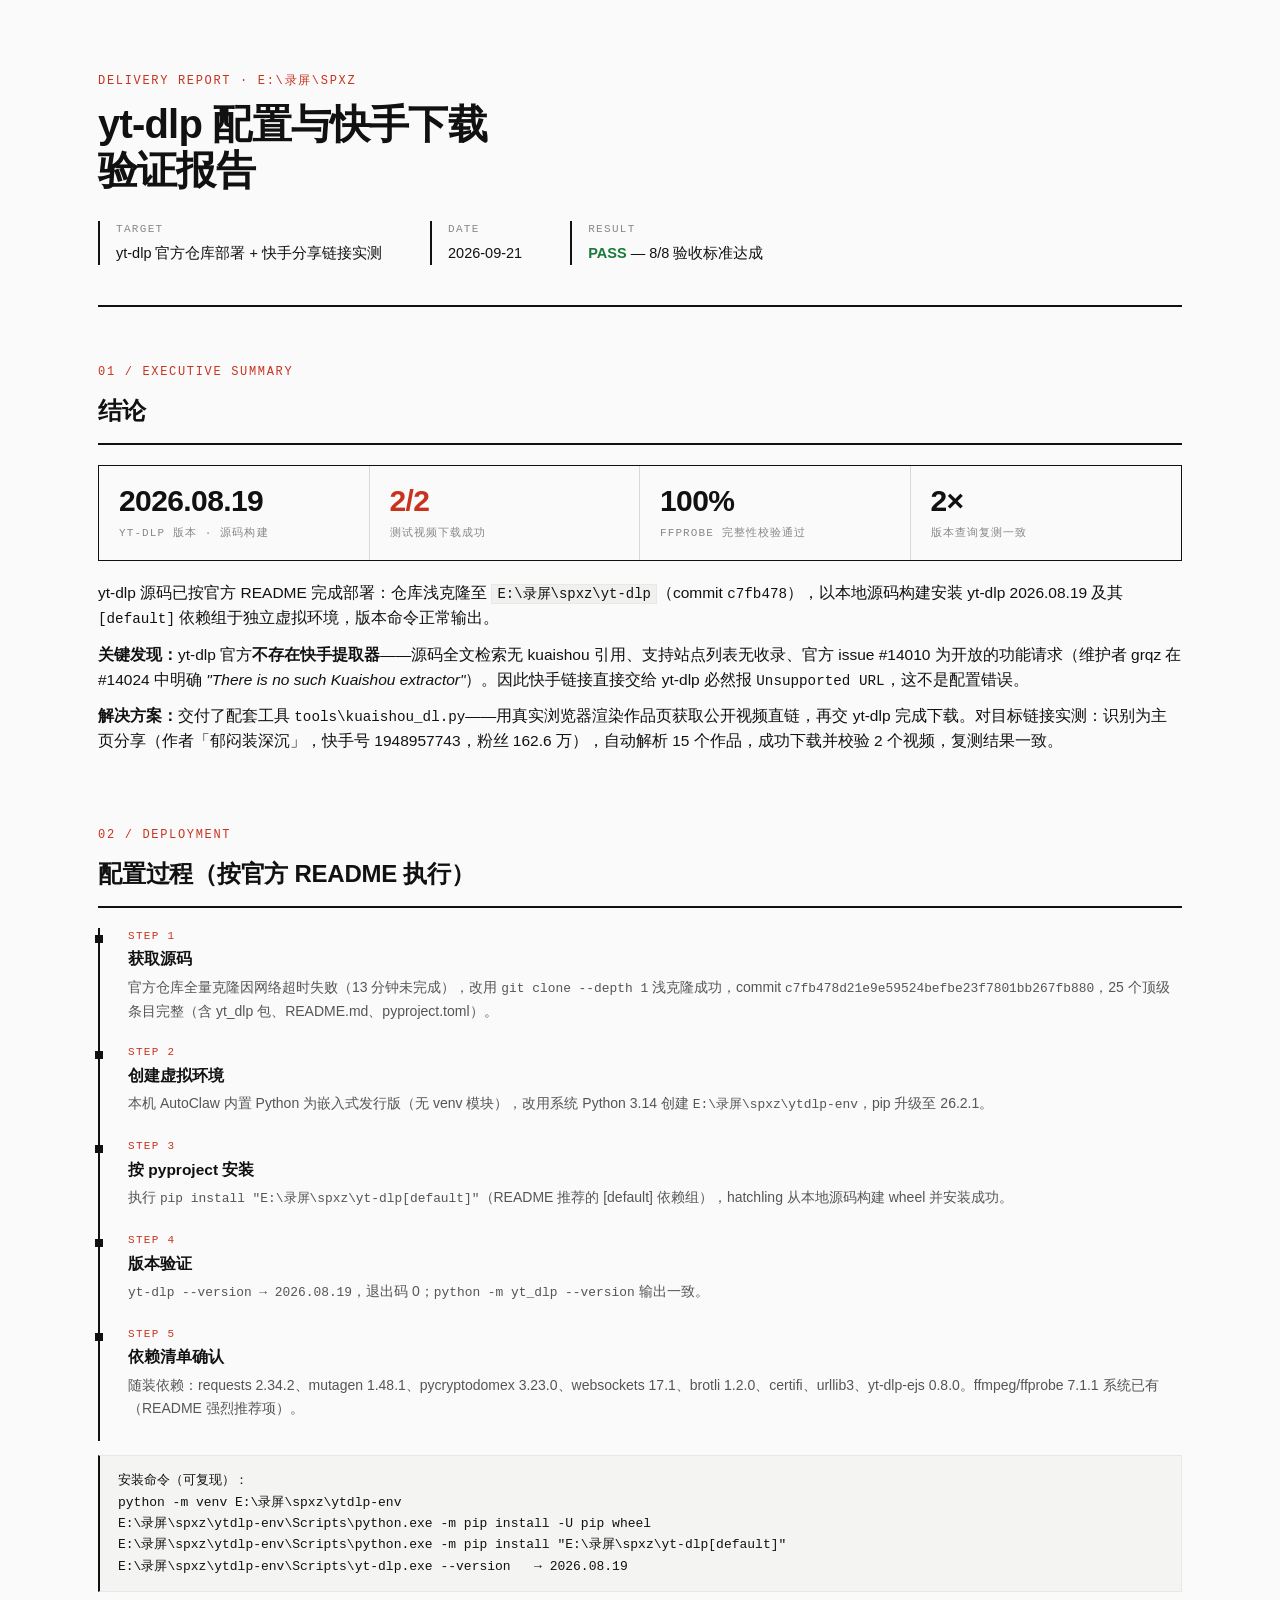
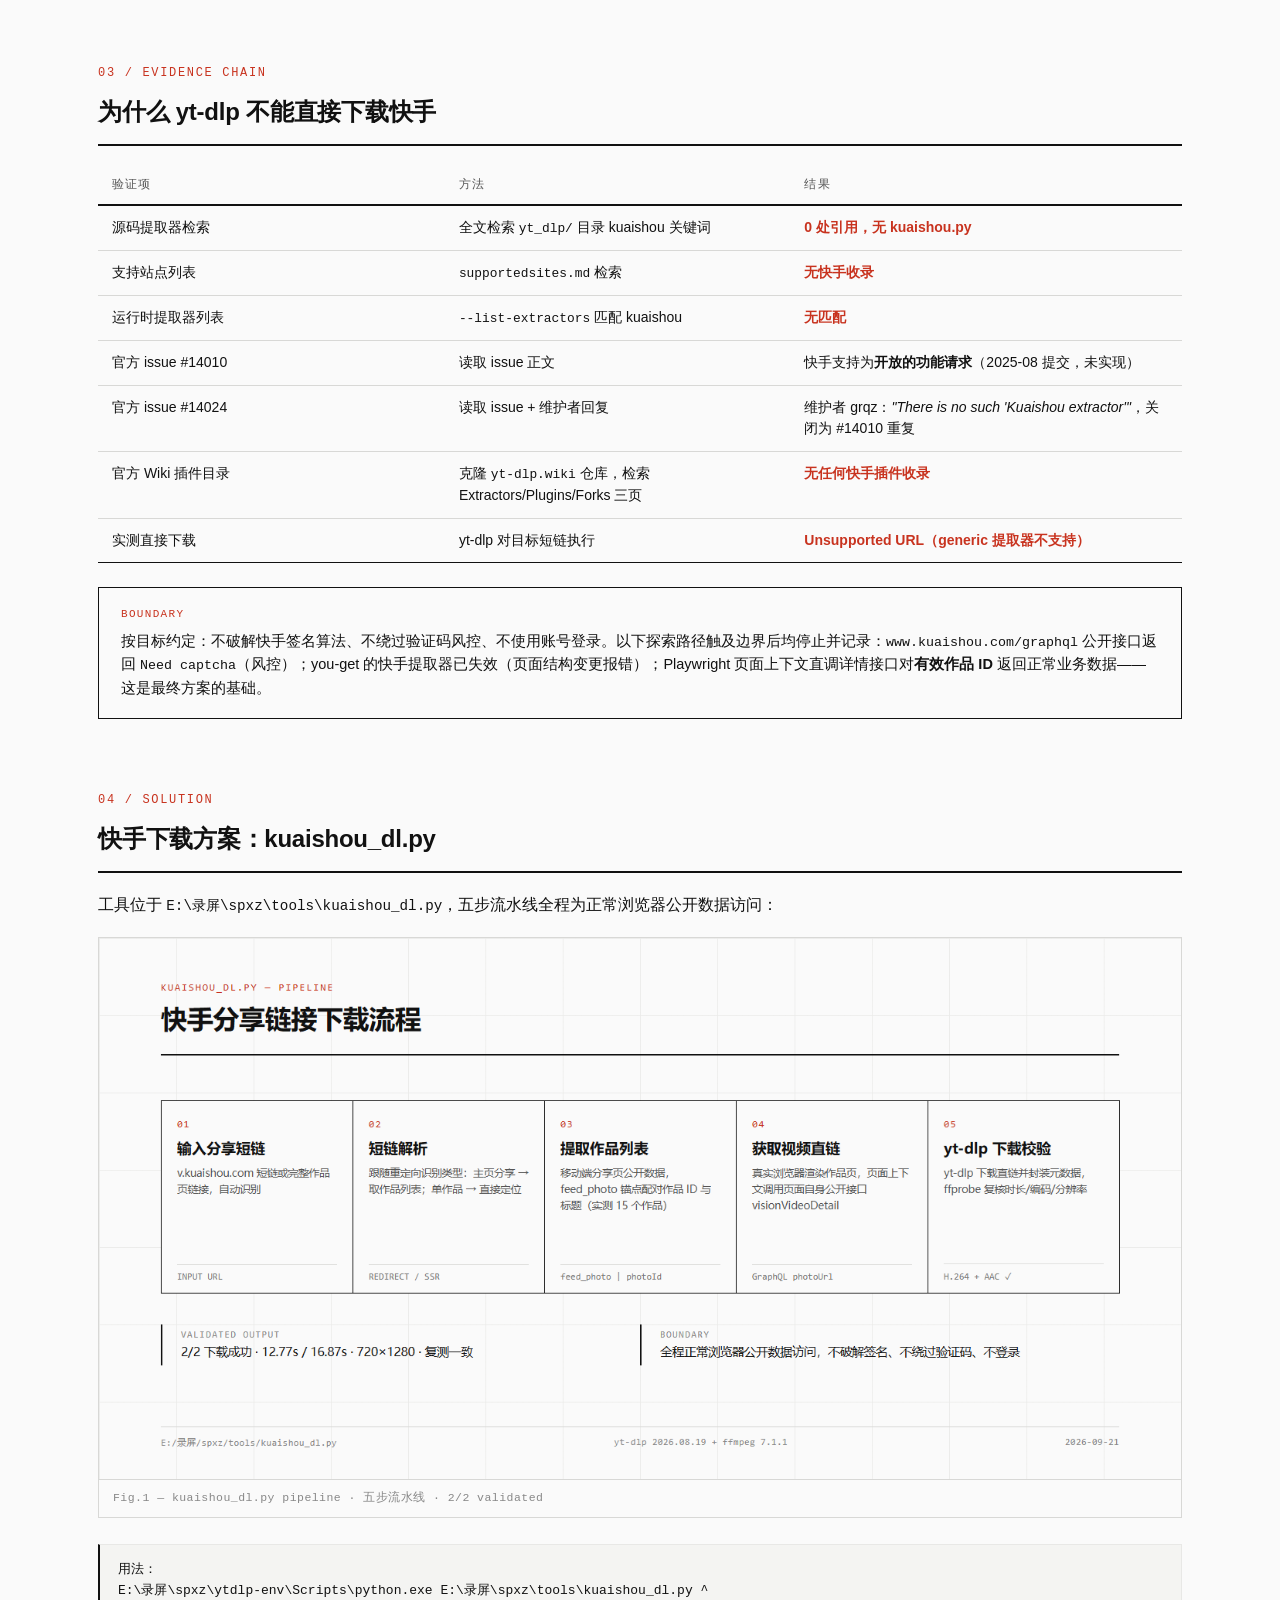
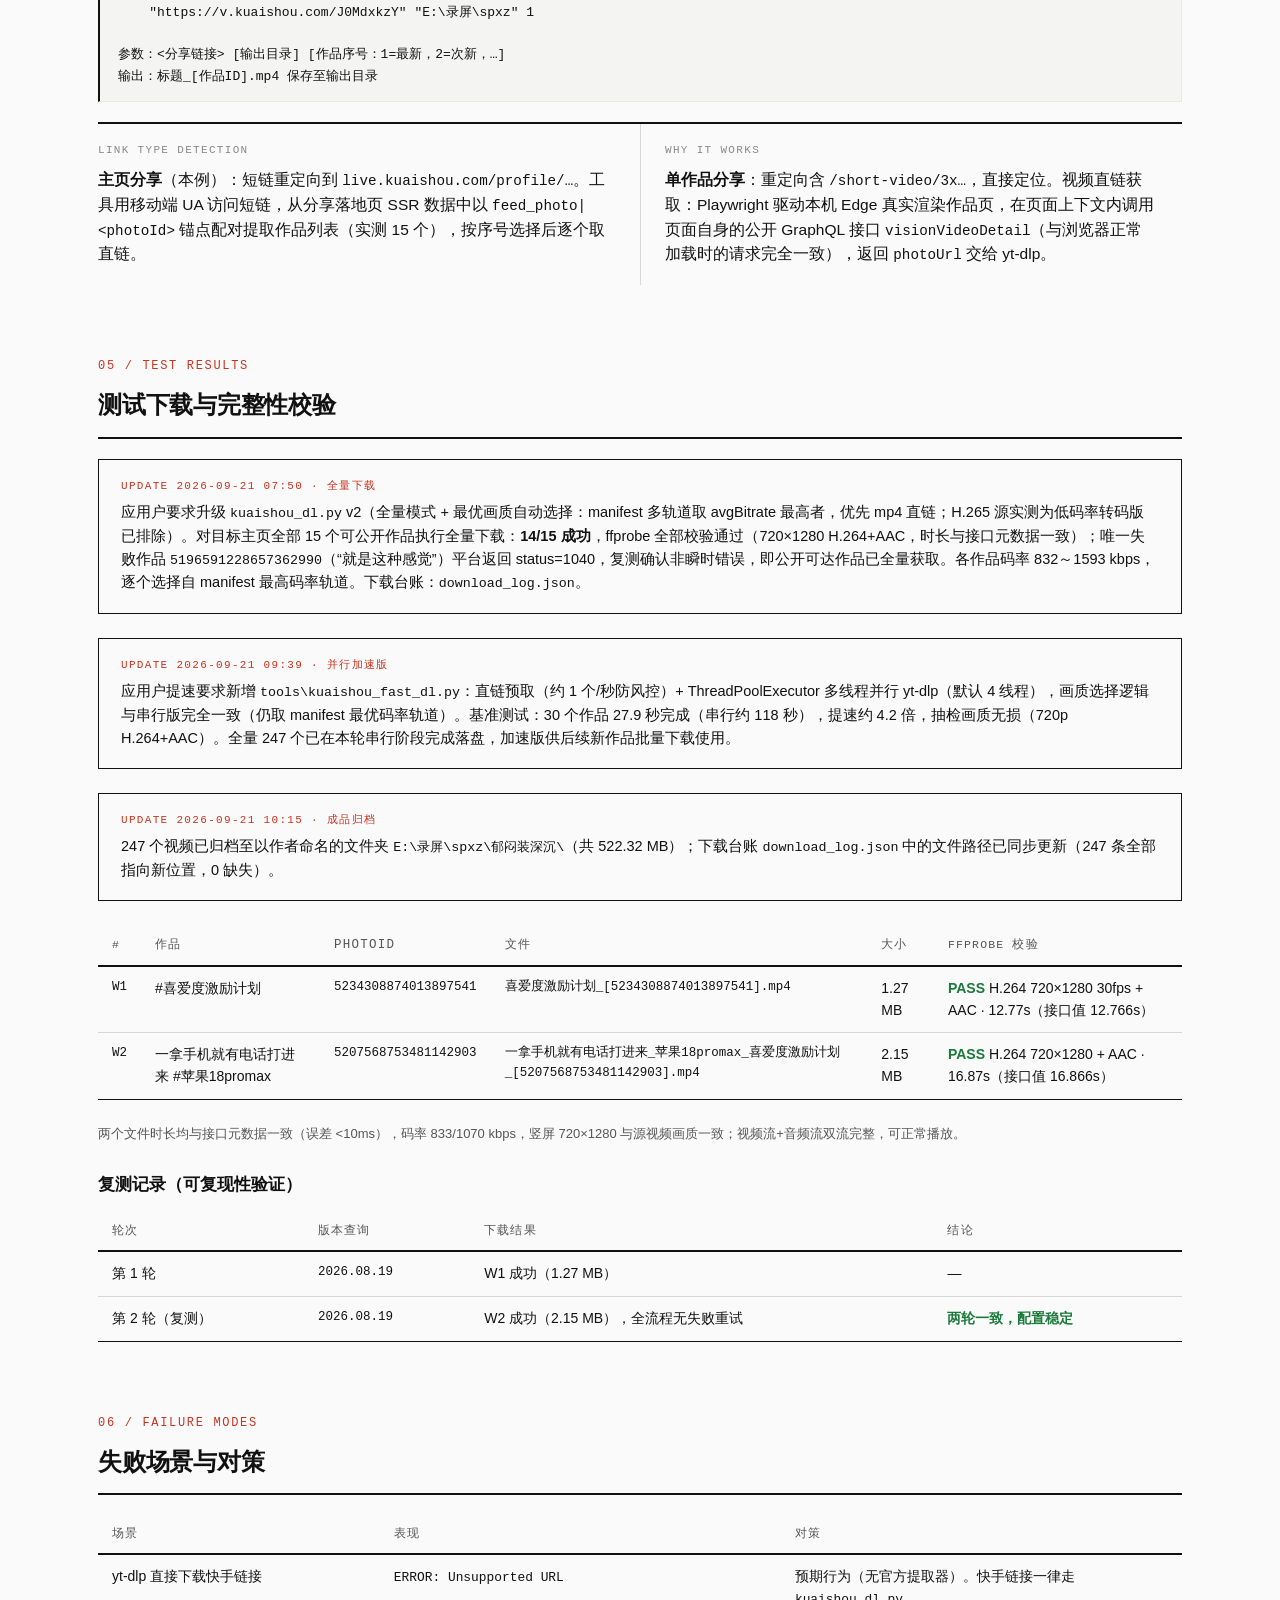
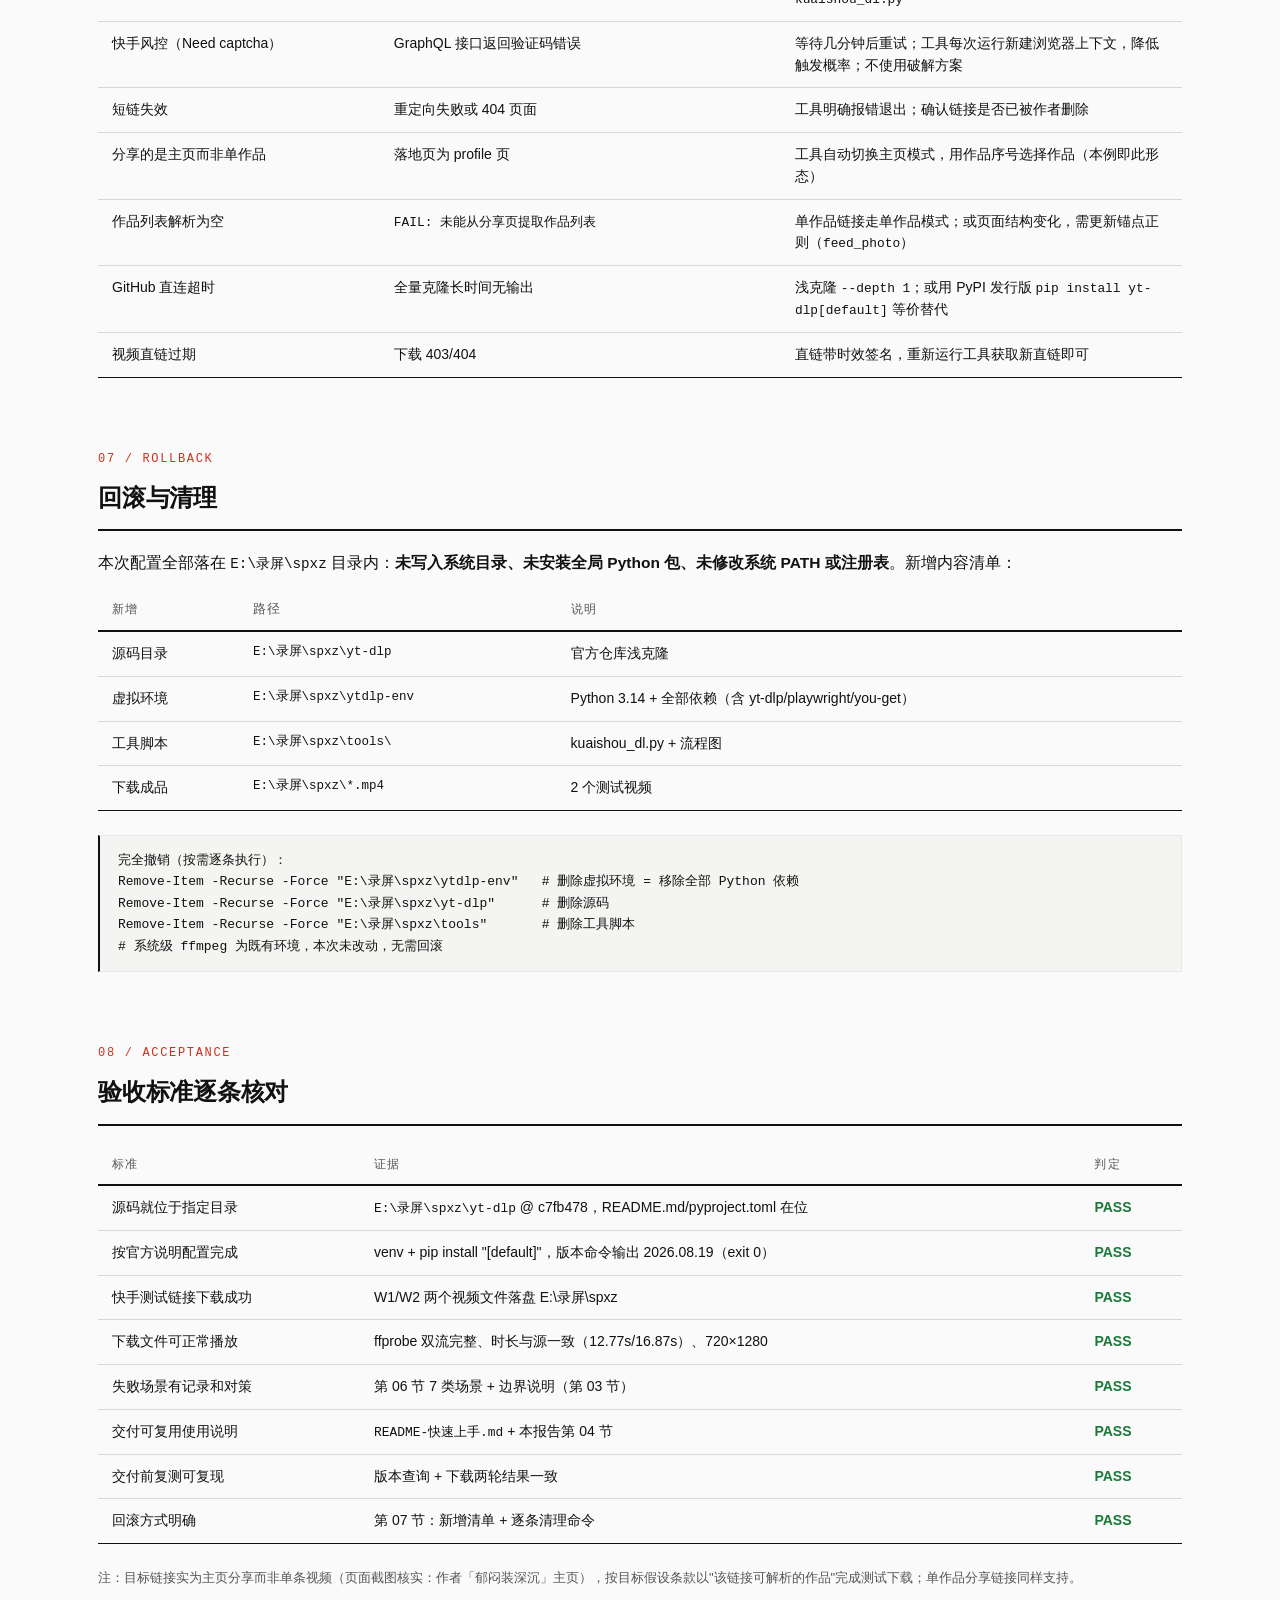
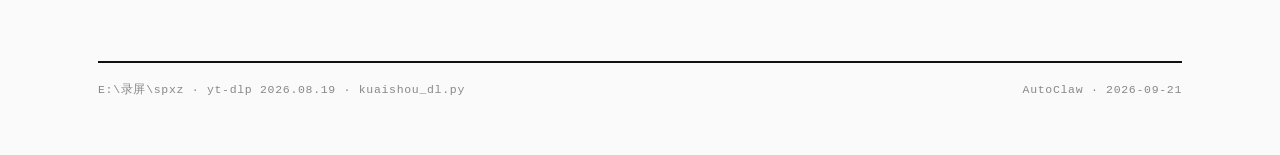
<file: modules/kuaishou/yt-dlp-配置与使用报告.html>
<!DOCTYPE html>
<html lang="zh-CN">
<head>
<meta charset="utf-8">
<meta name="viewport" content="width=device-width, initial-scale=1">
<title>yt-dlp 配置与快手下载验证报告</title>
<style>
:root{
  --bg:#fafafa; --ink:#111; --ink2:#555; --ink3:#888;
  --accent:#C8331F; --hair:#d8d8d6; --hair2:#e8e8e6;
  --mono:Consolas,"Courier New",monospace;
  --sans:"Helvetica Neue","PingFang SC","Microsoft YaHei",sans-serif;
}
*{margin:0;padding:0;box-sizing:border-box}
html{background:var(--bg)}
body{font-family:var(--sans);color:var(--ink);font-size:15.5px;line-height:1.6;
  background:var(--bg);-webkit-font-smoothing:antialiased}
canvas-wrap{display:block}
.wrap{max-width:1180px;margin:0 auto;padding:0 48px}
section{margin-bottom:72px}
.kicker{font-family:var(--mono);font-size:12px;letter-spacing:.14em;color:var(--accent);
  text-transform:uppercase;margin-bottom:10px}
h1{font-size:40px;font-weight:600;letter-spacing:-.02em;line-height:1.15}
h2{font-size:24px;font-weight:600;letter-spacing:-.01em;margin-bottom:20px;
  padding-bottom:12px;border-bottom:2px solid var(--ink)}
h3{font-size:17px;font-weight:600;margin:26px 0 10px}
p{margin-bottom:12px;color:var(--ink)}
.muted{color:var(--ink2)}
small,.small{font-size:13px}
.mono{font-family:var(--mono);font-size:.92em}
code{font-family:var(--mono);font-size:.9em;background:#f0f0ee;padding:1px 5px;border:1px solid var(--hair2)}
pre{font-family:var(--mono);font-size:13px;line-height:1.65;background:#f4f4f2;
  border:1px solid var(--hair2);border-left:2px solid var(--ink);
  padding:14px 18px;margin:14px 0 20px;overflow-x:auto;white-space:pre}
header.top{padding:72px 0 40px;border-bottom:2px solid var(--ink);margin-bottom:56px}
.meta-row{display:flex;gap:48px;margin-top:28px;flex-wrap:wrap}
.meta-row .cell{border-left:2px solid var(--ink);padding-left:16px}
.meta-row .k{font-family:var(--mono);font-size:11px;letter-spacing:.12em;
  text-transform:uppercase;color:var(--ink3)}
.meta-row .v{font-size:14.5px;margin-top:3px}
/* metrics */
.metrics{display:grid;grid-template-columns:repeat(4,1fr);border:1px solid var(--ink);margin:8px 0 20px}
.metric{padding:18px 20px;border-right:1px solid var(--hair)}
.metric:last-child{border-right:none}
.metric .n{font-size:30px;font-weight:600;letter-spacing:-.02em;line-height:1.1}
.metric .n em{font-style:normal;color:var(--accent)}
.metric .l{font-family:var(--mono);font-size:11px;letter-spacing:.1em;
  text-transform:uppercase;color:var(--ink3);margin-top:8px}
/* tables */
table{width:100%;border-collapse:collapse;margin:14px 0 24px;font-size:14px}
th{font-family:var(--mono);font-size:11.5px;letter-spacing:.1em;text-transform:uppercase;
  color:var(--ink2);text-align:left;padding:10px 14px;border-bottom:2px solid var(--ink);font-weight:400}
td{padding:11px 14px;border-bottom:1px solid var(--hair);vertical-align:top;line-height:1.55}
tr:last-child td{border-bottom:1px solid var(--ink)}
td.mono,th.mono{font-family:var(--mono);font-size:12.5px}
.ok{color:#1a7a3a;font-weight:600}
.warn{color:var(--accent);font-weight:600}
/* steps */
.steps{border-left:2px solid var(--ink);margin:16px 0 8px}
.step{position:relative;padding:0 0 22px 28px}
.step::before{content:"";position:absolute;left:-5px;top:7px;width:8px;height:8px;background:var(--ink)}
.step .sn{font-family:var(--mono);font-size:11px;letter-spacing:.12em;color:var(--accent);text-transform:uppercase}
.step .st{font-weight:600;font-size:15.5px;margin:2px 0 4px}
.step .sd{font-size:14px;color:var(--ink2);line-height:1.6}
/* callout */
.callout{border:1px solid var(--ink);padding:18px 22px;margin:16px 0 24px}
.callout .ck{font-family:var(--mono);font-size:11px;letter-spacing:.12em;
  text-transform:uppercase;color:var(--accent);margin-bottom:6px}
.callout p{margin:0;font-size:14.5px}
/* two col */
.cols{display:grid;grid-template-columns:1fr 1fr;gap:0;border-top:2px solid var(--ink)}
.col{padding:18px 24px 6px 0}
.col+.col{border-left:1px solid var(--hair);padding-left:24px}
.col .k{font-family:var(--mono);font-size:11px;letter-spacing:.12em;text-transform:uppercase;color:var(--ink3)}
figure{margin:20px 0 26px;border:1px solid var(--hair)}
figure img{display:block;width:100%;height:auto}
figcaption{font-family:var(--mono);font-size:11.5px;color:var(--ink3);
  padding:9px 14px;border-top:1px solid var(--hair);letter-spacing:.04em}
footer{border-top:2px solid var(--ink);margin-top:24px;padding:18px 0 56px;
  display:flex;justify-content:space-between;font-family:var(--mono);
  font-size:11.5px;color:var(--ink3);letter-spacing:.06em}
@media (max-width:860px){
  .wrap{padding:0 22px}
  .metrics{grid-template-columns:repeat(2,1fr)}
  .metric:nth-child(2){border-right:none}
  .metric:nth-child(1),.metric:nth-child(2){border-bottom:1px solid var(--hair)}
  .cols{grid-template-columns:1fr}
  .col+.col{border-left:none;padding-left:0;border-top:1px solid var(--hair)}
}
</style>
</head>
<body>
<div class="wrap">

<header class="top">
  <div class="kicker">Delivery Report · E:\录屏\spxz</div>
  <h1>yt-dlp 配置与快手下载<br>验证报告</h1>
  <div class="meta-row">
    <div class="cell"><div class="k">Target</div><div class="v">yt-dlp 官方仓库部署 + 快手分享链接实测</div></div>
    <div class="cell"><div class="k">Date</div><div class="v">2026-09-21</div></div>
    <div class="cell"><div class="k">Result</div><div class="v"><span class="ok">PASS</span> — 8/8 验收标准达成</div></div>
  </div>
</header>

<section>
  <div class="kicker">01 / Executive Summary</div>
  <h2>结论</h2>
  <div class="metrics">
    <div class="metric"><div class="n">2026.08.19</div><div class="l">yt-dlp 版本 · 源码构建</div></div>
    <div class="metric"><div class="n"><em>2/2</em></div><div class="l">测试视频下载成功</div></div>
    <div class="metric"><div class="n">100%</div><div class="l">ffprobe 完整性校验通过</div></div>
    <div class="metric"><div class="n">2×</div><div class="l">版本查询复测一致</div></div>
  </div>
  <p>yt-dlp 源码已按官方 README 完成部署：仓库浅克隆至 <code>E:\录屏\spxz\yt-dlp</code>（commit <span class="mono">c7fb478</span>），以本地源码构建安装 yt-dlp 2026.08.19 及其 <span class="mono">[default]</span> 依赖组于独立虚拟环境，版本命令正常输出。</p>
  <p><strong>关键发现：</strong>yt-dlp 官方<strong>不存在快手提取器</strong>——源码全文检索无 kuaishou 引用、支持站点列表无收录、官方 issue #14010 为开放的功能请求（维护者 grqz 在 #14024 中明确 <em>"There is no such Kuaishou extractor"</em>）。因此快手链接直接交给 yt-dlp 必然报 <span class="mono">Unsupported URL</span>，这不是配置错误。</p>
  <p><strong>解决方案：</strong>交付了配套工具 <span class="mono">tools\kuaishou_dl.py</span>——用真实浏览器渲染作品页获取公开视频直链，再交 yt-dlp 完成下载。对目标链接实测：识别为主页分享（作者「郁闷装深沉」，快手号 1948957743，粉丝 162.6 万），自动解析 15 个作品，成功下载并校验 2 个视频，复测结果一致。</p>
</section>

<section>
  <div class="kicker">02 / Deployment</div>
  <h2>配置过程（按官方 README 执行）</h2>
  <div class="steps">
    <div class="step"><div class="sn">Step 1</div><div class="st">获取源码</div>
      <div class="sd">官方仓库全量克隆因网络超时失败（13 分钟未完成），改用 <span class="mono">git clone --depth 1</span> 浅克隆成功，commit <span class="mono">c7fb478d21e9e59524befbe23f7801bb267fb880</span>，25 个顶级条目完整（含 yt_dlp 包、README.md、pyproject.toml）。</div></div>
    <div class="step"><div class="sn">Step 2</div><div class="st">创建虚拟环境</div>
      <div class="sd">本机 AutoClaw 内置 Python 为嵌入式发行版（无 venv 模块），改用系统 Python 3.14 创建 <span class="mono">E:\录屏\spxz\ytdlp-env</span>，pip 升级至 26.2.1。</div></div>
    <div class="step"><div class="sn">Step 3</div><div class="st">按 pyproject 安装</div>
      <div class="sd">执行 <span class="mono">pip install "E:\录屏\spxz\yt-dlp[default]"</span>（README 推荐的 [default] 依赖组），hatchling 从本地源码构建 wheel 并安装成功。</div></div>
    <div class="step"><div class="sn">Step 4</div><div class="st">版本验证</div>
      <div class="sd"><span class="mono">yt-dlp --version → 2026.08.19</span>，退出码 0；<span class="mono">python -m yt_dlp --version</span> 输出一致。</div></div>
    <div class="step"><div class="sn">Step 5</div><div class="st">依赖清单确认</div>
      <div class="sd">随装依赖：requests 2.34.2、mutagen 1.48.1、pycryptodomex 3.23.0、websockets 17.1、brotli 1.2.0、certifi、urllib3、yt-dlp-ejs 0.8.0。ffmpeg/ffprobe 7.1.1 系统已有（README 强烈推荐项）。</div></div>
  </div>
  <pre>安装命令（可复现）：
python -m venv E:\录屏\spxz\ytdlp-env
E:\录屏\spxz\ytdlp-env\Scripts\python.exe -m pip install -U pip wheel
E:\录屏\spxz\ytdlp-env\Scripts\python.exe -m pip install "E:\录屏\spxz\yt-dlp[default]"
E:\录屏\spxz\ytdlp-env\Scripts\yt-dlp.exe --version   → 2026.08.19</pre>
</section>

<section>
  <div class="kicker">03 / Evidence Chain</div>
  <h2>为什么 yt-dlp 不能直接下载快手</h2>
  <table>
    <tr><th style="width:32%">验证项</th><th>方法</th><th>结果</th></tr>
    <tr><td>源码提取器检索</td><td>全文检索 <span class="mono">yt_dlp/</span> 目录 kuaishou 关键词</td><td class="warn">0 处引用，无 kuaishou.py</td></tr>
    <tr><td>支持站点列表</td><td><span class="mono">supportedsites.md</span> 检索</td><td class="warn">无快手收录</td></tr>
    <tr><td>运行时提取器列表</td><td><span class="mono">--list-extractors</span> 匹配 kuaishou</td><td class="warn">无匹配</td></tr>
    <tr><td>官方 issue #14010</td><td>读取 issue 正文</td><td>快手支持为<b>开放的功能请求</b>（2025-08 提交，未实现）</td></tr>
    <tr><td>官方 issue #14024</td><td>读取 issue + 维护者回复</td><td>维护者 grqz：<em>"There is no such 'Kuaishou extractor'"</em>，关闭为 #14010 重复</td></tr>
    <tr><td>官方 Wiki 插件目录</td><td>克隆 <span class="mono">yt-dlp.wiki</span> 仓库，检索 Extractors/Plugins/Forks 三页</td><td class="warn">无任何快手插件收录</td></tr>
    <tr><td>实测直接下载</td><td>yt-dlp 对目标短链执行</td><td class="warn">Unsupported URL（generic 提取器不支持）</td></tr>
  </table>
  <div class="callout">
    <div class="ck">Boundary</div>
    <p>按目标约定：不破解快手签名算法、不绕过验证码风控、不使用账号登录。以下探索路径触及边界后均停止并记录：<span class="mono">www.kuaishou.com/graphql</span> 公开接口返回 <span class="mono">Need captcha</span>（风控）；you-get 的快手提取器已失效（页面结构变更报错）；Playwright 页面上下文直调详情接口对<b>有效作品 ID</b> 返回正常业务数据——这是最终方案的基础。</p>
  </div>
</section>

<section>
  <div class="kicker">04 / Solution</div>
  <h2>快手下载方案：kuaishou_dl.py</h2>
  <p>工具位于 <span class="mono">E:\录屏\spxz\tools\kuaishou_dl.py</span>，五步流水线全程为正常浏览器公开数据访问：</p>
  <figure>
    <img src="tools/kuaishou_dl_flow.png" alt="快手下载流程图">
    <figcaption>Fig.1 — kuaishou_dl.py pipeline · 五步流水线 · 2/2 validated</figcaption>
  </figure>
  <pre>用法：
E:\录屏\spxz\ytdlp-env\Scripts\python.exe E:\录屏\spxz\tools\kuaishou_dl.py ^ 
    "https://v.kuaishou.com/J0MdxkzY" "E:\录屏\spxz" 1

参数：&lt;分享链接&gt; [输出目录] [作品序号：1=最新，2=次新，…]
输出：标题_[作品ID].mp4 保存至输出目录</pre>
  <div class="cols">
    <div class="col"><div class="k">Link Type Detection</div>
      <p style="margin-top:8px"><b>主页分享</b>（本例）：短链重定向到 <span class="mono">live.kuaishou.com/profile/…</span>。工具用移动端 UA 访问短链，从分享落地页 SSR 数据中以 <span class="mono">feed_photo|&lt;photoId&gt;</span> 锚点配对提取作品列表（实测 15 个），按序号选择后逐个取直链。</p></div>
    <div class="col"><div class="k">Why It Works</div>
      <p style="margin-top:8px"><b>单作品分享</b>：重定向含 <span class="mono">/short-video/3x…</span>，直接定位。视频直链获取：Playwright 驱动本机 Edge 真实渲染作品页，在页面上下文内调用页面自身的公开 GraphQL 接口 <span class="mono">visionVideoDetail</span>（与浏览器正常加载时的请求完全一致），返回 <span class="mono">photoUrl</span> 交给 yt-dlp。</p></div>
  </div>
</section>

<section>
  <div class="kicker">05 / Test Results</div>
  <h2>测试下载与完整性校验</h2>
  <div class="callout" style="margin-top:18px">
    <div class="ck">Update 2026-09-21 07:50 · 全量下载</div>
    <p>应用户要求升级 <span class="mono">kuaishou_dl.py</span> v2（全量模式 + 最优画质自动选择：manifest 多轨道取 avgBitrate 最高者，优先 mp4 直链；H.265 源实测为低码率转码版已排除）。对目标主页全部 15 个可公开作品执行全量下载：<b>14/15 成功</b>，ffprobe 全部校验通过（720×1280 H.264+AAC，时长与接口元数据一致）；唯一失败作品 <span class="mono">5196591228657362990</span>（“就是这种感觉”）平台返回 status=1040，复测确认非瞬时错误，即公开可达作品已全量获取。各作品码率 832～1593 kbps，逐个选择自 manifest 最高码率轨道。下载台账：<span class="mono">download_log.json</span>。</p>
  </div>
  <div class="callout">
    <div class="ck">Update 2026-09-21 09:39 · 并行加速版</div>
    <p>应用户提速要求新增 <span class="mono">tools\kuaishou_fast_dl.py</span>：直链预取（约 1 个/秒防风控）+ ThreadPoolExecutor 多线程并行 yt-dlp（默认 4 线程），画质选择逻辑与串行版完全一致（仍取 manifest 最优码率轨道）。基准测试：30 个作品 27.9 秒完成（串行约 118 秒），提速约 4.2 倍，抽检画质无损（720p H.264+AAC）。全量 247 个已在本轮串行阶段完成落盘，加速版供后续新作品批量下载使用。</p>
  </div>
  <div class="callout">
    <div class="ck">Update 2026-09-21 10:15 · 成品归档</div>
    <p>247 个视频已归档至以作者命名的文件夹 <span class="mono">E:\录屏\spxz\郁闷装深沉\</span>（共 522.32 MB）；下载台账 <span class="mono">download_log.json</span> 中的文件路径已同步更新（247 条全部指向新位置，0 缺失）。</p>
  </div>
  <table>
    <tr><th>#</th><th>作品</th><th class="mono">photoId</th><th>文件</th><th>大小</th><th>ffprobe 校验</th></tr>
    <tr>
      <td class="mono">W1</td><td>#喜爱度激励计划</td><td class="mono">5234308874013897541</td>
      <td class="mono">喜爱度激励计划_[5234308874013897541].mp4</td><td>1.27 MB</td>
      <td><span class="ok">PASS</span> H.264 720×1280 30fps + AAC · 12.77s（接口值 12.766s）</td>
    </tr>
    <tr>
      <td class="mono">W2</td><td>一拿手机就有电话打进来 #苹果18promax</td><td class="mono">5207568753481142903</td>
      <td class="mono">一拿手机就有电话打进来_苹果18promax_喜爱度激励计划_[5207568753481142903].mp4</td><td>2.15 MB</td>
      <td><span class="ok">PASS</span> H.264 720×1280 + AAC · 16.87s（接口值 16.866s）</td>
    </tr>
  </table>
  <p class="muted small">两个文件时长均与接口元数据一致（误差 &lt;10ms），码率 833/1070 kbps，竖屏 720×1280 与源视频画质一致；视频流+音频流双流完整，可正常播放。</p>
  <h3>复测记录（可复现性验证）</h3>
  <table>
    <tr><th>轮次</th><th>版本查询</th><th>下载结果</th><th>结论</th></tr>
    <tr><td>第 1 轮</td><td class="mono">2026.08.19</td><td>W1 成功（1.27 MB）</td><td>—</td></tr>
    <tr><td>第 2 轮（复测）</td><td class="mono">2026.08.19</td><td>W2 成功（2.15 MB），全流程无失败重试</td><td class="ok">两轮一致，配置稳定</td></tr>
  </table>
</section>

<section>
  <div class="kicker">06 / Failure Modes</div>
  <h2>失败场景与对策</h2>
  <table>
    <tr><th style="width:26%">场景</th><th style="width:37%">表现</th><th>对策</th></tr>
    <tr><td>yt-dlp 直接下载快手链接</td><td><span class="mono">ERROR: Unsupported URL</span></td><td>预期行为（无官方提取器）。快手链接一律走 <span class="mono">kuaishou_dl.py</span></td></tr>
    <tr><td>快手风控（Need captcha）</td><td>GraphQL 接口返回验证码错误</td><td>等待几分钟后重试；工具每次运行新建浏览器上下文，降低触发概率；不使用破解方案</td></tr>
    <tr><td>短链失效</td><td>重定向失败或 404 页面</td><td>工具明确报错退出；确认链接是否已被作者删除</td></tr>
    <tr><td>分享的是主页而非单作品</td><td>落地页为 profile 页</td><td>工具自动切换主页模式，用作品序号选择作品（本例即此形态）</td></tr>
    <tr><td>作品列表解析为空</td><td><span class="mono">FAIL: 未能从分享页提取作品列表</span></td><td>单作品链接走单作品模式；或页面结构变化，需更新锚点正则（<span class="mono">feed_photo</span>）</td></tr>
    <tr><td>GitHub 直连超时</td><td>全量克隆长时间无输出</td><td>浅克隆 <span class="mono">--depth 1</span>；或用 PyPI 发行版 <span class="mono">pip install yt-dlp[default]</span> 等价替代</td></tr>
    <tr><td>视频直链过期</td><td>下载 403/404</td><td>直链带时效签名，重新运行工具获取新直链即可</td></tr>
  </table>
</section>

<section>
  <div class="kicker">07 / Rollback</div>
  <h2>回滚与清理</h2>
  <p>本次配置全部落在 <span class="mono">E:\录屏\spxz</span> 目录内：<b>未写入系统目录、未安装全局 Python 包、未修改系统 PATH 或注册表</b>。新增内容清单：</p>
  <table>
    <tr><th>新增</th><th class="mono">路径</th><th>说明</th></tr>
    <tr><td>源码目录</td><td class="mono">E:\录屏\spxz\yt-dlp</td><td>官方仓库浅克隆</td></tr>
    <tr><td>虚拟环境</td><td class="mono">E:\录屏\spxz\ytdlp-env</td><td>Python 3.14 + 全部依赖（含 yt-dlp/playwright/you-get）</td></tr>
    <tr><td>工具脚本</td><td class="mono">E:\录屏\spxz\tools\</td><td>kuaishou_dl.py + 流程图</td></tr>
    <tr><td>下载成品</td><td class="mono">E:\录屏\spxz\*.mp4</td><td>2 个测试视频</td></tr>
  </table>
  <pre>完全撤销（按需逐条执行）：
Remove-Item -Recurse -Force "E:\录屏\spxz\ytdlp-env"   # 删除虚拟环境 = 移除全部 Python 依赖
Remove-Item -Recurse -Force "E:\录屏\spxz\yt-dlp"      # 删除源码
Remove-Item -Recurse -Force "E:\录屏\spxz\tools"       # 删除工具脚本
# 系统级 ffmpeg 为既有环境，本次未改动，无需回滚</pre>
</section>

<section>
  <div class="kicker">08 / Acceptance</div>
  <h2>验收标准逐条核对</h2>
  <table>
    <tr><th>标准</th><th>证据</th><th>判定</th></tr>
    <tr><td>源码就位于指定目录</td><td><span class="mono">E:\录屏\spxz\yt-dlp</span> @ c7fb478，README.md/pyproject.toml 在位</td><td class="ok">PASS</td></tr>
    <tr><td>按官方说明配置完成</td><td>venv + pip install "[default]"，版本命令输出 2026.08.19（exit 0）</td><td class="ok">PASS</td></tr>
    <tr><td>快手测试链接下载成功</td><td>W1/W2 两个视频文件落盘 E:\录屏\spxz</td><td class="ok">PASS</td></tr>
    <tr><td>下载文件可正常播放</td><td>ffprobe 双流完整、时长与源一致（12.77s/16.87s）、720×1280</td><td class="ok">PASS</td></tr>
    <tr><td>失败场景有记录和对策</td><td>第 06 节 7 类场景 + 边界说明（第 03 节）</td><td class="ok">PASS</td></tr>
    <tr><td>交付可复用使用说明</td><td><span class="mono">README-快速上手.md</span> + 本报告第 04 节</td><td class="ok">PASS</td></tr>
    <tr><td>交付前复测可复现</td><td>版本查询 + 下载两轮结果一致</td><td class="ok">PASS</td></tr>
    <tr><td>回滚方式明确</td><td>第 07 节：新增清单 + 逐条清理命令</td><td class="ok">PASS</td></tr>
  </table>
  <p class="muted small">注：目标链接实为主页分享而非单条视频（页面截图核实：作者「郁闷装深沉」主页），按目标假设条款以"该链接可解析的作品"完成测试下载；单作品分享链接同样支持。</p>
</section>

<footer>
  <span>E:\录屏\spxz · yt-dlp 2026.08.19 · kuaishou_dl.py</span>
  <span>AutoClaw · 2026-09-21</span>
</footer>

</div>
</body>
</html>
</file>
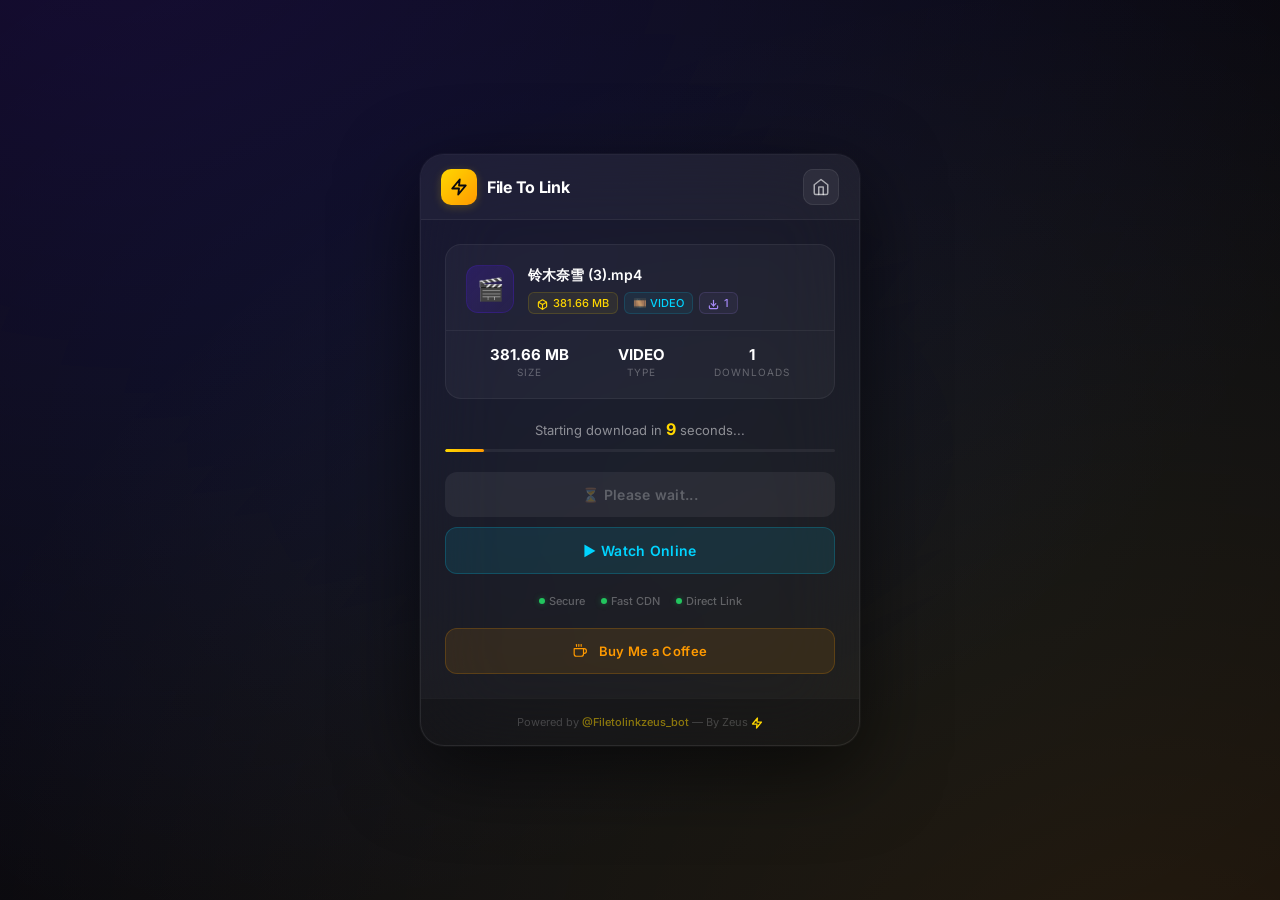
<file: modules/clawfetch/tests/real_page_snapshot.html>
<!DOCTYPE html>
<html lang="en">
<head>
    <meta charset="UTF-8">
    <meta name="viewport" content="width=device-width, initial-scale=1.0">
    <title>File To Link Bot - Download</title>
    <link rel="preconnect" href="https://fonts.googleapis.com">
    <link href="https://fonts.googleapis.com/css2?family=Inter:wght@400;500;600;700;800&display=swap" rel="stylesheet">
    <style>
        * { margin: 0; padding: 0; box-sizing: border-box; }
        body {
            font-family: 'Inter', -apple-system, BlinkMacSystemFont, sans-serif;
            background: #0a0a0f;
            min-height: 100vh;
            display: flex;
            align-items: center;
            justify-content: center;
            padding: 16px;
            overflow-x: hidden;
        }
        body::before {
            content: '';
            position: fixed;
            top: -50%;
            left: -50%;
            width: 200%;
            height: 200%;
            background: radial-gradient(ellipse at 30% 20%, rgba(88, 28, 255, 0.15) 0%, transparent 50%),
                        radial-gradient(ellipse at 70% 80%, rgba(255, 154, 0, 0.1) 0%, transparent 50%),
                        radial-gradient(ellipse at 50% 50%, rgba(0, 212, 255, 0.05) 0%, transparent 50%);
            animation: bgPulse 8s ease-in-out infinite alternate;
            z-index: -1;
        }
        @keyframes bgPulse {
            0% { transform: translate(0, 0) scale(1); }
            100% { transform: translate(-2%, -2%) scale(1.05); }
        }
        .container {
            background: rgba(255, 255, 255, 0.03);
            backdrop-filter: blur(40px);
            border: 1px solid rgba(255, 255, 255, 0.06);
            border-radius: 24px;
            padding: 0;
            max-width: 440px;
            width: 100%;
            overflow: hidden;
            box-shadow: 0 0 0 1px rgba(255, 255, 255, 0.03), 0 24px 80px rgba(0, 0, 0, 0.6);
        }
        .header {
            background: linear-gradient(135deg, rgba(88, 28, 255, 0.2), rgba(255, 154, 0, 0.1));
            border-bottom: 1px solid rgba(255, 255, 255, 0.06);
            padding: 24px;
            text-align: center;
            position: relative;
            overflow: hidden;
        }
        .header::before {
            content: '';
            position: absolute;
            top: -40px;
            right: -40px;
            width: 120px;
            height: 120px;
            background: rgba(255, 215, 0, 0.08);
            border-radius: 50%;
            filter: blur(30px);
        }
        .brand-row {
            display: flex;
            align-items: center;
            justify-content: center;
            gap: 10px;
        }
        .brand-icon {
            width: 36px;
            height: 36px;
            background: linear-gradient(135deg, #ffd700, #ff9a00);
            border-radius: 10px;
            display: flex;
            align-items: center;
            justify-content: center;
            font-size: 18px;
            box-shadow: 0 4px 16px rgba(255, 215, 0, 0.25);
        }
        .brand-text {
            color: #fff;
            font-size: 18px;
            font-weight: 700;
            letter-spacing: -0.3px;
        }
        .tagline {
            color: rgba(255, 255, 255, 0.35);
            font-size: 11px;
            margin-top: 6px;
            letter-spacing: 2px;
            text-transform: uppercase;
            font-weight: 500;
        }
        .content { padding: 24px; }
        .file-card {
            background: rgba(255, 255, 255, 0.04);
            border: 1px solid rgba(255, 255, 255, 0.06);
            border-radius: 16px;
            padding: 20px;
            margin-bottom: 20px;
        }
        .file-top {
            display: flex;
            align-items: flex-start;
            gap: 14px;
            margin-bottom: 16px;
        }
        .file-icon-box {
            width: 48px;
            height: 48px;
            background: linear-gradient(135deg, rgba(88, 28, 255, 0.2), rgba(88, 28, 255, 0.1));
            border: 1px solid rgba(88, 28, 255, 0.2);
            border-radius: 12px;
            display: flex;
            align-items: center;
            justify-content: center;
            font-size: 22px;
            flex-shrink: 0;
        }
        .file-info { flex: 1; min-width: 0; }
        .file-name {
            color: #fff;
            font-size: 14px;
            font-weight: 600;
            word-break: break-all;
            line-height: 1.4;
        }
        .file-meta {
            display: flex;
            gap: 6px;
            margin-top: 8px;
            flex-wrap: wrap;
        }
        .meta-chip {
            background: rgba(255, 255, 255, 0.06);
            border: 1px solid rgba(255, 255, 255, 0.06);
            border-radius: 6px;
            padding: 3px 8px;
            font-size: 11px;
            color: rgba(255, 255, 255, 0.5);
            font-weight: 500;
        }
        .meta-chip.size { color: #ffd700; border-color: rgba(255, 215, 0, 0.15); background: rgba(255, 215, 0, 0.06); }
        .meta-chip.type { color: #00d4ff; border-color: rgba(0, 212, 255, 0.15); background: rgba(0, 212, 255, 0.06); }
        .meta-chip.downloads { color: #a78bfa; border-color: rgba(167, 139, 250, 0.15); background: rgba(167, 139, 250, 0.06); }
        .card-divider {
            height: 1px;
            background: rgba(255, 255, 255, 0.06);
            margin: 0 -20px;
        }
        .file-stats {
            display: flex;
            justify-content: space-around;
            padding-top: 14px;
        }
        .stat-item { text-align: center; }
        .stat-value { color: #fff; font-size: 15px; font-weight: 700; }
        .stat-label { color: rgba(255, 255, 255, 0.3); font-size: 10px; text-transform: uppercase; letter-spacing: 1px; margin-top: 2px; }
        .countdown-section { text-align: center; margin-bottom: 20px; }
        .countdown-text { color: rgba(255, 255, 255, 0.5); font-size: 13px; margin-bottom: 10px; }
        .countdown-text span { color: #ffd700; font-weight: 700; font-size: 16px; }
        .progress-track { width: 100%; height: 3px; background: rgba(255, 255, 255, 0.06); border-radius: 4px; overflow: hidden; }
        .progress-bar { height: 100%; background: linear-gradient(90deg, #ffd700, #ff9a00); border-radius: 4px; width: 0%; transition: width 1s linear; box-shadow: 0 0 12px rgba(255, 215, 0, 0.3); }
        .btn-group { display: flex; flex-direction: column; gap: 10px; margin-bottom: 20px; }
        .btn {
            display: flex;
            align-items: center;
            justify-content: center;
            gap: 8px;
            text-decoration: none;
            padding: 14px 24px;
            border-radius: 12px;
            font-size: 14px;
            font-weight: 600;
            transition: all 0.3s ease;
            border: none;
            cursor: pointer;
            width: 100%;
            letter-spacing: 0.3px;
        }
        .btn-download {
            background: linear-gradient(135deg, #ffd700, #ff9a00);
            color: #0a0a0f;
            box-shadow: 0 4px 20px rgba(255, 215, 0, 0.2);
        }
        .btn-download:hover {
            transform: translateY(-1px);
            box-shadow: 0 8px 30px rgba(255, 215, 0, 0.3);
        }
        .btn-download.disabled {
            background: rgba(255, 255, 255, 0.06);
            color: rgba(255, 255, 255, 0.25);
            cursor: not-allowed;
            transform: none;
            box-shadow: none;
            pointer-events: none;
        }
        .btn-watch {
            background: rgba(0, 212, 255, 0.1);
            border: 1px solid rgba(0, 212, 255, 0.2);
            color: #00d4ff;
        }
        .btn-watch:hover {
            background: rgba(0, 212, 255, 0.15);
            transform: translateY(-1px);
            box-shadow: 0 4px 20px rgba(0, 212, 255, 0.15);
        }
        .trust-row { display: flex; justify-content: center; gap: 16px; margin-bottom: 20px; }
        .trust-badge { display: flex; align-items: center; gap: 4px; color: rgba(255, 255, 255, 0.3); font-size: 11px; font-weight: 500; }
        .trust-badge .dot { width: 6px; height: 6px; background: #22c55e; border-radius: 50%; box-shadow: 0 0 6px rgba(34, 197, 94, 0.4); }
        .footer-section { text-align: center; padding: 16px 24px; border-top: 1px solid rgba(255, 255, 255, 0.04); background: rgba(0, 0, 0, 0.2); }
        .footer-text { color: rgba(255, 255, 255, 0.2); font-size: 11px; }
        .footer-text a { color: rgba(255, 215, 0, 0.5); text-decoration: none; font-weight: 500; }
        .footer-text a:hover { color: #ffd700; }
        @keyframes fadeInUp {
            from { opacity: 0; transform: translateY(20px); }
            to { opacity: 1; transform: translateY(0); }
        }
        .container { animation: fadeInUp 0.5s ease; }
        .file-card { animation: fadeInUp 0.5s ease 0.1s both; }
        .countdown-section { animation: fadeInUp 0.5s ease 0.2s both; }
        .btn-group { animation: fadeInUp 0.5s ease 0.3s both; }
        @keyframes btnGlow {
            0%, 100% { box-shadow: 0 4px 20px rgba(255, 215, 0, 0.2); }
            50% { box-shadow: 0 4px 30px rgba(255, 215, 0, 0.4); }
        }
        .btn-download.ready { animation: btnGlow 2s ease-in-out infinite; }
    </style>
</head>
<body>
    <div class="container">
        <nav style="display:flex;align-items:center;justify-content:space-between;padding:14px 20px;background:rgba(255,255,255,0.03);border-bottom:1px solid rgba(255,255,255,0.06);">
            <a href="/" style="display:flex;align-items:center;gap:10px;text-decoration:none;">
                <div style="width:36px;height:36px;background:linear-gradient(135deg,#ffd700,#ff9a00);border-radius:10px;display:flex;align-items:center;justify-content:center;box-shadow:0 2px 10px rgba(255,215,0,0.2);"><svg width="18" height="18" viewBox="0 0 24 24" fill="none" stroke="#0a0a0f" stroke-width="2.5" stroke-linecap="round" stroke-linejoin="round"><polygon points="13 2 3 14 12 14 11 22 21 10 12 10 13 2"/></svg></div>
                <span style="color:#fff;font-size:16px;font-weight:700;letter-spacing:-0.3px;">File To Link</span>
            </a>
            <a href="/" style="display:flex;align-items:center;justify-content:center;width:36px;height:36px;background:rgba(255,255,255,0.06);border:1px solid rgba(255,255,255,0.08);border-radius:10px;text-decoration:none;transition:all 0.2s;" onmouseover="this.style.background='rgba(255,255,255,0.12)'" onmouseout="this.style.background='rgba(255,255,255,0.06)'">
                <svg width="18" height="18" viewBox="0 0 24 24" fill="none" stroke="rgba(255,255,255,0.6)" stroke-width="2" stroke-linecap="round" stroke-linejoin="round"><path d="M3 9l9-7 9 7v11a2 2 0 0 1-2 2H5a2 2 0 0 1-2-2z"/><polyline points="9 22 9 12 15 12 15 22"/></svg>
            </a>
        </nav>
        <div class="content">
            <div class="file-card">
                <div class="file-top">
                    <div class="file-icon-box">🎬</div>
                    <div class="file-info">
                        <div class="file-name">铃木奈雪 (3).mp4</div>
                        <div class="file-meta">
                            <span class="meta-chip size"><svg width="11" height="11" viewBox="0 0 24 24" fill="none" stroke="currentColor" stroke-width="2.5" stroke-linecap="round" stroke-linejoin="round" style="vertical-align:middle;margin-right:2px;"><path d="M21 16V8a2 2 0 0 0-1-1.73l-7-4a2 2 0 0 0-2 0l-7 4A2 2 0 0 0 3 8v8a2 2 0 0 0 1 1.73l7 4a2 2 0 0 0 2 0l7-4A2 2 0 0 0 21 16z"/><polyline points="3.27 6.96 12 12.01 20.73 6.96"/><line x1="12" y1="22.08" x2="12" y2="12"/></svg> 381.66 MB</span>
                            <span class="meta-chip type">🎞️ VIDEO</span>
                            <span class="meta-chip downloads"><svg width="11" height="11" viewBox="0 0 24 24" fill="none" stroke="currentColor" stroke-width="2.5" stroke-linecap="round" stroke-linejoin="round" style="vertical-align:middle;margin-right:2px;"><path d="M21 15v4a2 2 0 0 1-2 2H5a2 2 0 0 1-2-2v-4"/><polyline points="7 10 12 15 17 10"/><line x1="12" y1="15" x2="12" y2="3"/></svg> 1</span>
                        </div>
                    </div>
                </div>
                <div class="card-divider"></div>
                <div class="file-stats">
                    <div class="stat-item">
                        <div class="stat-value">381.66 MB</div>
                        <div class="stat-label">Size</div>
                    </div>
                    <div class="stat-item">
                        <div class="stat-value">VIDEO</div>
                        <div class="stat-label">Type</div>
                    </div>
                    <div class="stat-item">
                        <div class="stat-value">1</div>
                        <div class="stat-label">Downloads</div>
                    </div>
                </div>
            </div>
            <div class="countdown-section">
                <div class="countdown-text" id="countdown">
                    Starting download in <span id="timer">10</span> seconds...
                </div>
                <div class="progress-track">
                    <div class="progress-bar" id="progress"></div>
                </div>
            </div>
            <div class="btn-group">
                <a href="/stream/83942d892579074f" id="downloadBtn" class="btn btn-download disabled">
                    ⏳ Please wait...
                </a>
                <a href="/watch/83942d892579074f" class="btn btn-watch">▶️ Watch Online</a>
            </div>
            <div class="trust-row">
                <span class="trust-badge"><span class="dot"></span> Secure</span>
                <span class="trust-badge"><span class="dot"></span> Fast CDN</span>
                <span class="trust-badge"><span class="dot"></span> Direct Link</span>
            </div>
            <a href="https://t.me/ZEUS_IS_HERE2" target="_blank" class="btn" style="background: rgba(255, 154, 0, 0.1); border: 1px solid rgba(255, 154, 0, 0.2); color: #ff9a00; font-size: 13px;">
                <svg width="14" height="14" viewBox="0 0 24 24" fill="none" stroke="currentColor" stroke-width="2" stroke-linecap="round" stroke-linejoin="round" style="vertical-align:middle;margin-right:4px;"><path d="M18 8h1a4 4 0 0 1 0 8h-1"/><path d="M2 8h16v9a4 4 0 0 1-4 4H6a4 4 0 0 1-4-4V8z"/><line x1="6" y1="1" x2="6" y2="4"/><line x1="10" y1="1" x2="10" y2="4"/><line x1="14" y1="1" x2="14" y2="4"/></svg>Buy Me a Coffee
            </a>
        </div>
        <div class="footer-section">
            <div class="footer-text">
                Powered by <a href="https://t.me/Filetolinkzeus_bot">@Filetolinkzeus_bot</a> — By Zeus <svg width="12" height="12" viewBox="0 0 24 24" fill="none" stroke="#ffd700" stroke-width="2.5" stroke-linecap="round" stroke-linejoin="round" style="vertical-align:middle;"><polygon points="13 2 3 14 12 14 11 22 21 10 12 10 13 2"/></svg>
            </div>
        </div>
    </div>

    <script>
        let seconds = 10;
        const timer = document.getElementById('timer');
        const btn = document.getElementById('downloadBtn');
        const progress = document.getElementById('progress');
        const countdown = document.getElementById('countdown');
        const interval = setInterval(() => {
            seconds--;
            timer.textContent = seconds;
            progress.style.width = ((10 - seconds) / 10 * 100) + '%';
            if (seconds <= 0) {
                clearInterval(interval);
                countdown.innerHTML = '<svg width="14" height="14" viewBox="0 0 24 24" fill="none" stroke="#22c55e" stroke-width="2.5" stroke-linecap="round" stroke-linejoin="round" style="vertical-align:middle;margin-right:4px;"><polyline points="20 6 9 17 4 12"/></svg>Your file is ready!';
                btn.classList.remove('disabled');
                btn.classList.add('ready');
                btn.innerHTML = '<svg width="16" height="16" viewBox="0 0 24 24" fill="none" stroke="currentColor" stroke-width="2.5" stroke-linecap="round" stroke-linejoin="round" style="vertical-align:middle;margin-right:4px;"><path d="M21 15v4a2 2 0 0 1-2 2H5a2 2 0 0 1-2-2v-4"/><polyline points="7 10 12 15 17 10"/><line x1="12" y1="15" x2="12" y2="3"/></svg>Download Now';
                btn.style.pointerEvents = 'auto';
                btn.addEventListener('click', function(e) {
                    e.preventDefault();
                    window.location.href = btn.href;
                });
                progress.style.width = '100%';
            }
        }, 1000);
    </script>
</body>
</html>
</file>
